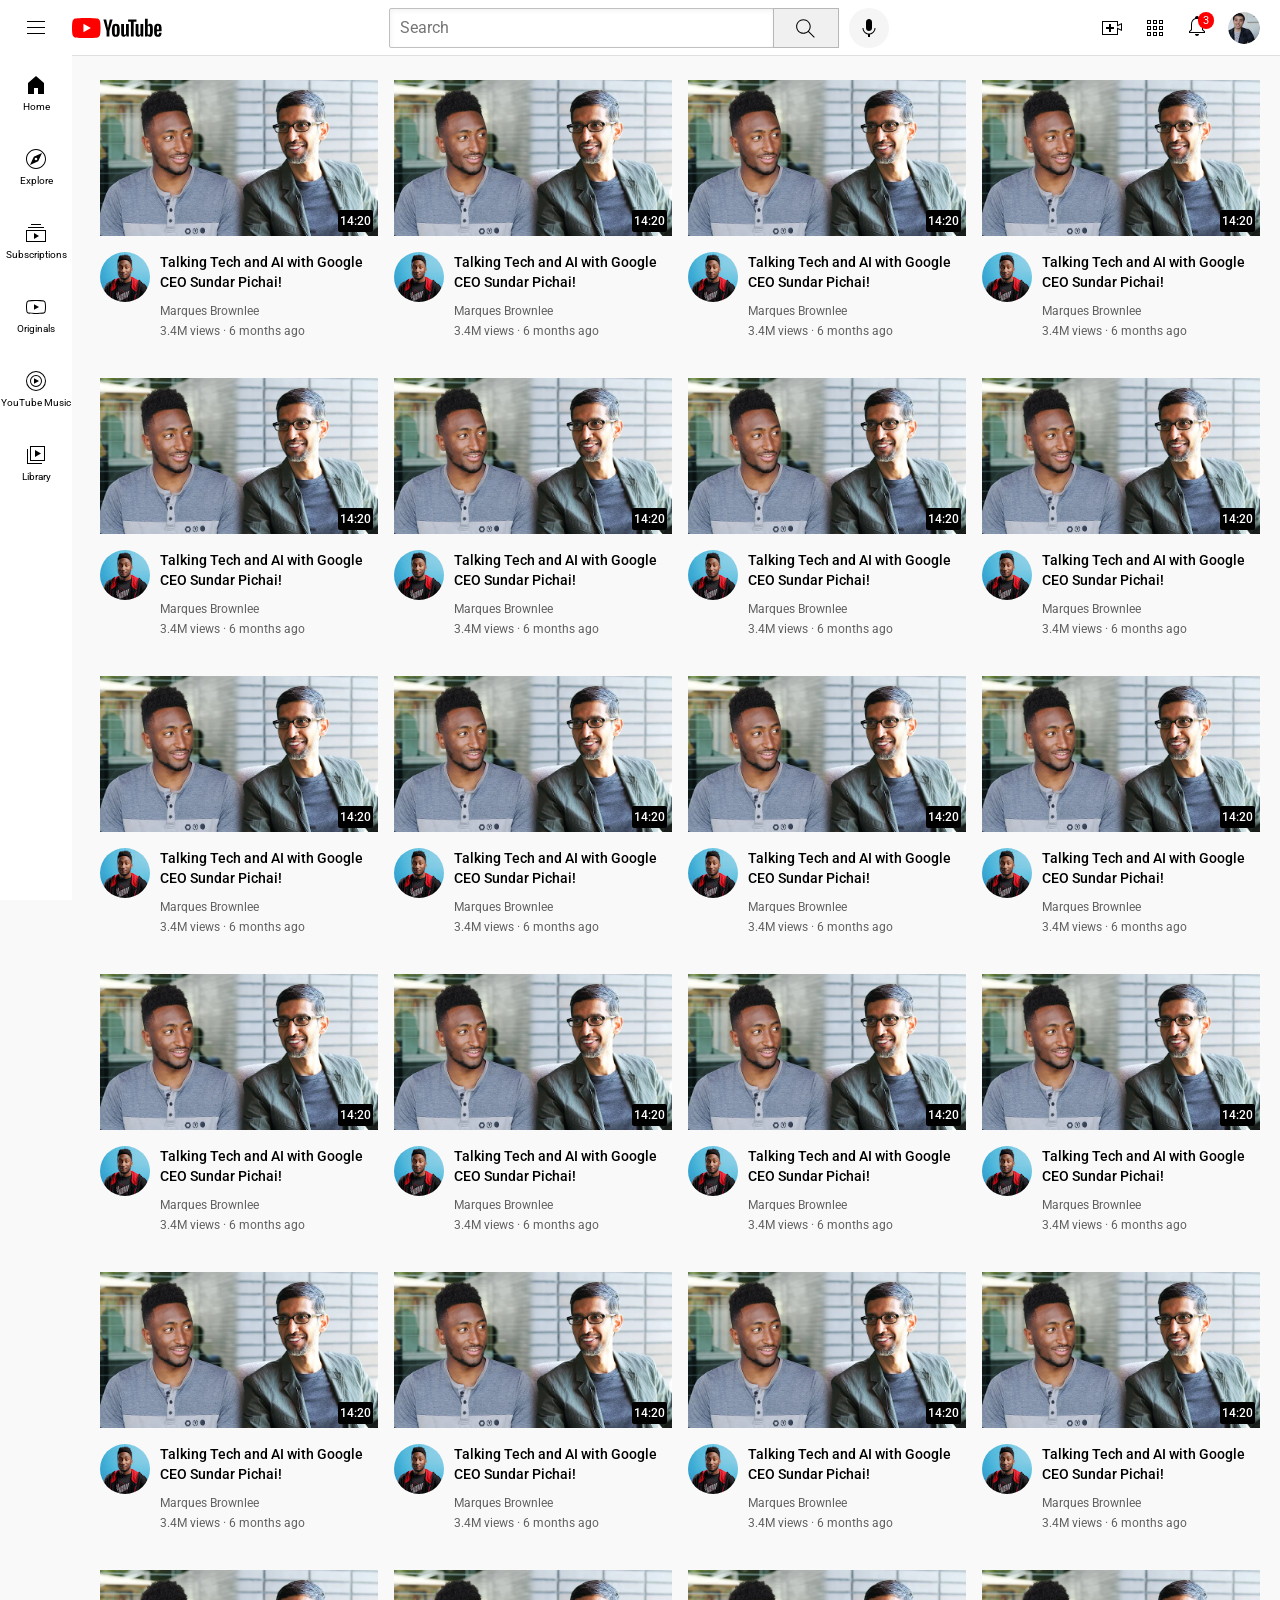
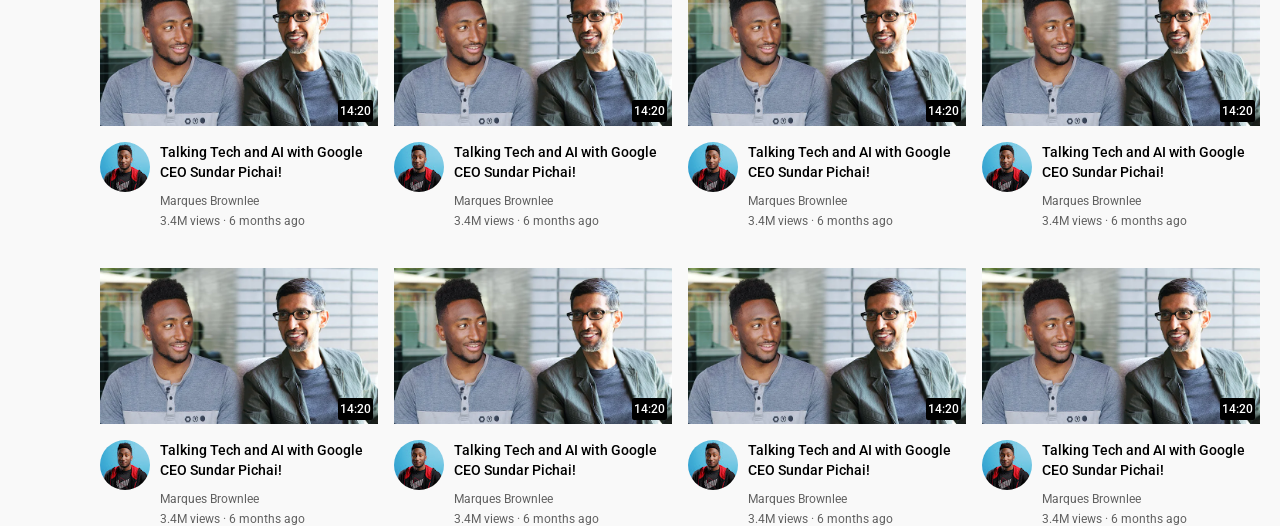
<file: index.html>
<!DOCTYPE html>
<html lang="en">
  <head>
    <meta charset="UTF-8" />
    <meta name="viewport" content="width=device-width, initial-scale=1.0" />
    <title>YouTube Clone</title>
    <link rel="stylesheet" href="style.css" />
    <link rel="preconnect" href="https://fonts.googleapis.com" />
    <link rel="preconnect" href="https://fonts.gstatic.com" crossorigin />
    <link
      href="https://fonts.googleapis.com/css2?family=Roboto:ital,wght@0,100..900;1,100..900&display=swap"
      rel="stylesheet"
    />
  </head>

  <body>
    <div class="header">
      <div class="left-section">
        <img
          class="hamburger-menu"
          src="./iconspic/hamburger-menu i1.svg"
          alt="Menu"
        />

        <img
          class="youtube-logo"
          src="./iconspic/youtube-logo i2.svg"
          alt="YouTube Logo"
        />
      </div>

      <div class="middle-section">
        <input class="search-bar" type="text" placeholder="Search" />

        <button class="search-button">
          <img
            class="search-icon"
            src="./iconspic/search i3.svg"
            alt="Search"
          />
        </button>

        <button class="voice-search-button">
          <img
            class="voice-search-icon"
            src="./iconspic/voice-search-icon i4.svg"
            alt="Voice Search"
          />
        </button>
      </div>

      <div class="right-section">
        <img class="upload-icon" src="./iconspic/upload i5.svg" alt="Upload" />
        <img
          class="youtube-apps-icon"
          src="./iconspic/youtube-apps i6.svg"
          alt="YouTube Apps"
        />
        <div class="notifications-icon-container">
          <img
            class="notifications-icon"
            src="./iconspic/notifications i5.svg"
            alt="Notifications"
          />
          <div class="notifications-count">3</div>
        </div>
        <img
          class="current-user-picture"
          src="./iconspic/my-channel.jpeg"
          alt="User Profile"
        />
      </div>
    </div>

    <!-- side bar start here  -->

    <div class="sidebar"></div>

    <!-- vider area  -->
    <div class="video-grid"></div>

    <script src="./script.js"></script>
  </body>
</html>
</file>
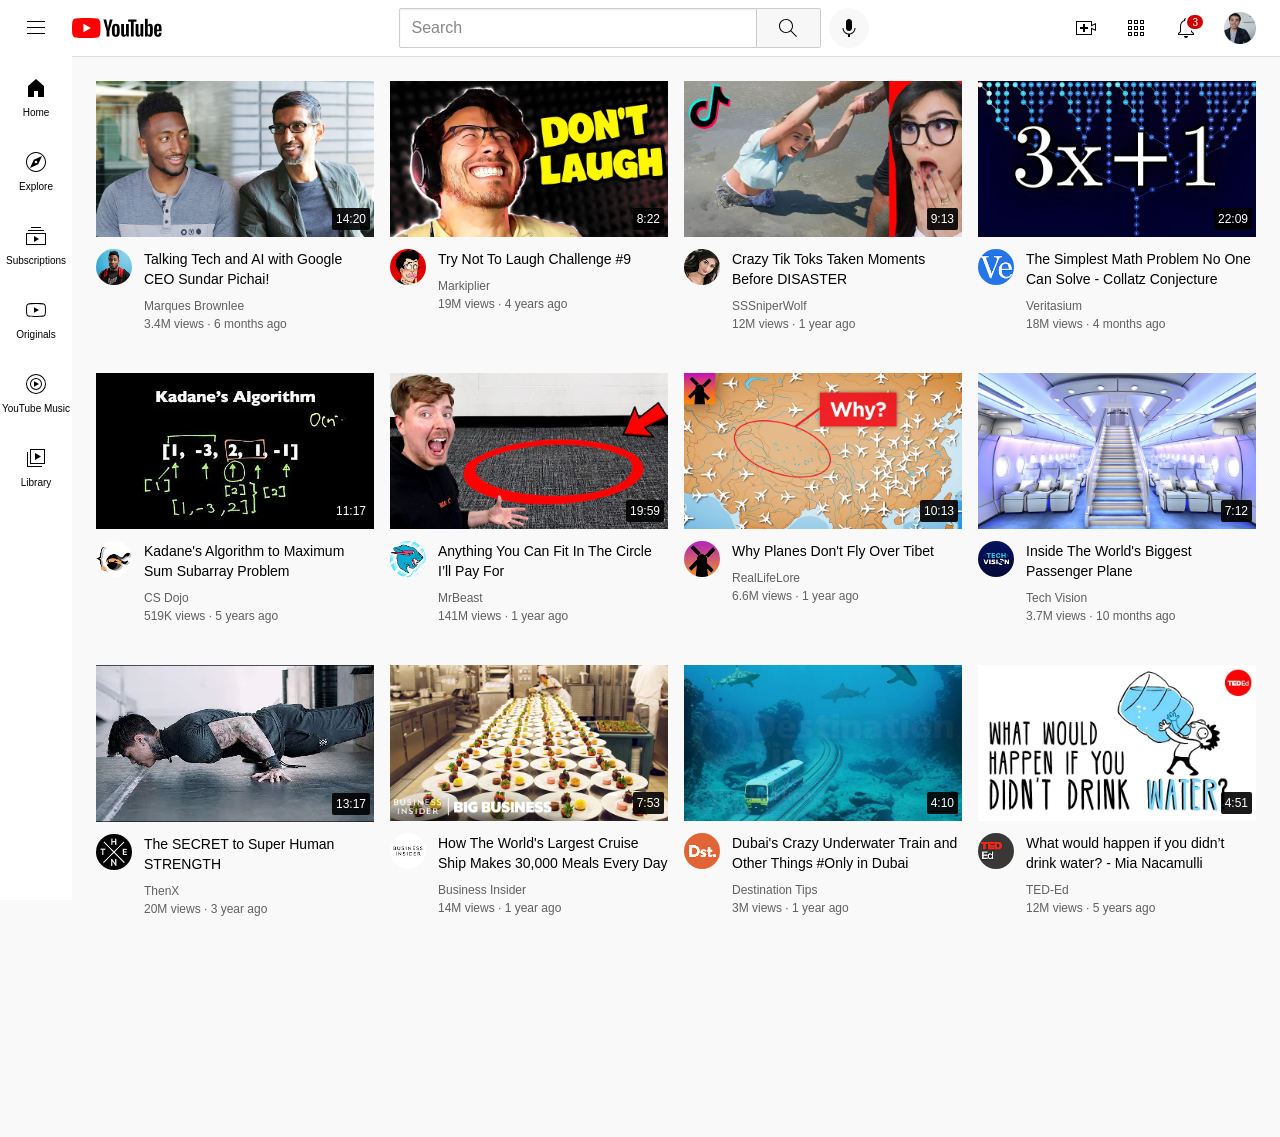
<file: sidebar-icon/YouTube Exercise.html>
<!DOCTYPE html>
<!-- saved from url=(0042)https://supersimple.dev/exercises/youtube/ -->
<html><head><meta http-equiv="Content-Type" content="text/html; charset=UTF-8">
    <title>YouTube Exercise</title>
    <link rel="preconnect" href="https://fonts.googleapis.com/">
    <link rel="preconnect" href="https://fonts.gstatic.com/" crossorigin="">
    <link href="./YouTube Exercise_files/css2" rel="stylesheet">
    <style>
      * {
        box-sizing: border-box;
      }

      body {
        margin: 0;
      }

      .Exercises-YouTube {
        font-family: Roboto, Arial, sans-serif;
        padding-top: 57px;
        padding-left: 72px;
        background-color: rgb(249, 249, 249);
      }

      .header {
        display: flex;
        height: 57px;
        border-bottom: 1px solid rgb(222, 222, 222);
        margin-bottom: 20px;
        justify-content: space-between;
        align-items: center;

        position: fixed;
        top: 0;
        left: 0;
        right: 0;
        background-color: white;

        z-index: 100;
      }

      .left-section {
        display: flex;
        align-items: center;
      }

      .left-section .hamburger-menu {
        height: 24px;
        margin-left: 24px;
        margin-right: 24px;
        cursor: pointer;
      }

      .left-section .youtube-logo {
        height: 20px;
        cursor: pointer;
      }

      .middle-section {
        display: flex;
        align-items: center;
        flex: 1;
        max-width: 470px;
        margin-left: 60px;
      }

      .middle-section .search-button img {
        height: 24px;
      }

      .middle-section .voice-search {
        cursor: pointer;
        height: 40px;
        width: 40px;
        border-radius: 20px;
        border: none;
        background-color: rgb(248, 248, 248);

        display: flex;
        justify-content: center;
        align-items: center;
      }

      .middle-section .voice-search img {
        height: 24px;
      }

      .right-section {
        display: flex;
        align-items: center;
        width: 182px;
        justify-content: space-between;
        margin-right: 24px;
        margin-left: 29px;
        flex-shrink: 0;
      }

      .right-section .icon {
        cursor: pointer;
        height: 24px;
      }

      .right-section .my-channel {
        height: 32px;
        cursor: pointer;
      }

      .notification-count {
        background-color: rgb(204, 0, 0);
        border-radius: 80px;
        position: absolute;
        top: -3px;
        right: -7px;
        color: white;
        border: 2px solid white;
        display: flex;
        justify-content: center;
        align-items: center;
        font-size: 10px;
        padding: 1.5px 5px;
        pointer-events: none;
      }

      .search-bar {
        font-family: Roboto, Arial, sans-serif;
        height: 40px;
        flex: 1;
        width: 0;
        min-width: 0;
        padding-left: 12px;
        font-size: 16px;
        -webkit-font-smoothing: antialiased;

        border: 1px solid rgb(204, 204, 204);
        border-top-left-radius: 2px;
        border-bottom-left-radius: 2px;

        box-shadow: inset 0px 1px 2px rgb(238, 238, 238)
      }

      .search-bar:focus {
        outline: 1px solid rgb(31, 92, 198);
        outline-offset: -1px;
      }

      .search-bar::placeholder {
        color: rgb(136, 136, 136);
        font-size: 16px;
        -webkit-font-smoothing: antialiased;
      }

      .search-button {
        height: 40px;
        width: 64px;

        border: 1px solid rgb(204, 204, 204);
        border-left: none;
        border-top-right-radius: 2px;
        border-bottom-right-radius: 2px;

        background-color: rgb(247, 247, 247);
        cursor: pointer;
        margin-right: 8px;

        display: flex;
        align-items: center;
        justify-content: center;
      }

      .search-button:hover {
        background-color: rgb(239, 239, 239);
      }

      .search-button:active {
        background-color: rgb(232, 232, 232);
      }

      .sidebar {
        position: fixed;
        left: 0;
        top: 56px;
        bottom: 0;

        background-color: white;
        width: 72px;
        padding-top: 4px;

        z-index: 200;
      }

      .sidebar-link {
        font-size: 10px;
        height: 74px;

        display: flex;
        flex-direction: column;
        justify-content: center;
        align-items: center;

        cursor: pointer;
      }

      .sidebar-link:hover {
        background-color: rgb(238, 238, 238);
      }

      .sidebar-link img {
        height: 24px;
        margin-bottom: 6.5px;
      }

      .tooltip {
        background-color: rgba(96, 96, 96, 0.9);
        color: white;
        font-size: 12px;
        padding: 8px;
        border-radius: 2px;
        position: absolute;

        bottom: -50px;

        opacity: 0;
        transition: opacity 0.15s;
        pointer-events: none;
        white-space: nowrap;
      }

      .tooltip-container {
        position: relative;
        display: flex;
        justify-content: center;
      }

      .tooltip-container:hover .tooltip {
        opacity: 1;
      }

      main {
        min-height: 120vh;
      }

      .video-grid {
        display: grid;
        grid-template-columns: 1fr 1fr;
        column-gap: 8px;
        row-gap: 22px;
        padding: 20px;
      }

      @media (min-width: 870px) and (max-width: 1124px) {
        .video-grid {
          grid-template-columns: 1fr 1fr 1fr;
        }
      }

      @media (min-width: 1125px) {
        .video-grid {
          grid-template-columns: 1fr 1fr 1fr 1fr;
        }
      }

      .thumbnail {
        width: 100%;
      }

      .video-title {
        margin-top: 8px;
        font-size: 14px;
        font-weight: 500;
        width: 100%;
        line-height: 20px;
        margin-bottom: 0;

        overflow: hidden;
        display: -webkit-box;
        -webkit-line-clamp: 2;
        -webkit-box-orient: vertical;
        text-overflow: ellipsis;
      }

      .channel-name,
      .video-stats {
        font-size: 12px;
        color: rgb(96, 96, 96);
      }

      .channel-name {
        margin-top: 10px;
        margin-bottom: 0;
      }

      .video-stats {
        margin-top: 4px;
      }

      .channel-link {
        text-decoration: none;
        color: inherit;
      }

      .video-link {
        text-decoration: none;
        color: black;
      }

      .video-card {
        padding: 4px;
        vertical-align: top;
      }

      .video-info-grid {
        display: grid;
        grid-template-columns: 48px 1fr;
      }

      .channel-profile-pic img {
        width: 36px;
        border-radius: 36px;
        margin-top: 8px;
      }

      .thumbnail-container {
        position: relative;
      }

      .video-time {
        position: absolute;
        bottom: 11px;
        right: 4px;

        color: white;
        background-color: rgba(0, 0, 0, 0.9);
        font-size: 12px;
        padding: 4px;
        border-radius: 2px;
        font-weight: 500;
      }
    </style>
  </head>
  <body>
    <div class="Exercises-YouTube">
      <header class="header">
        <div class="left-section">
          <img class="hamburger-menu" src="./YouTube Exercise_files/hamburger-menu.svg">
          <img class="youtube-logo" src="./YouTube Exercise_files/youtube-logo.svg">
        </div>

        <div class="middle-section">
          <input class="search-bar" type="text" placeholder="Search">
          <button class="search-button tooltip-container">
            <img src="./YouTube Exercise_files/search.svg">
            <div class="tooltip">Search</div>
          </button>
          <button class="voice-search tooltip-container">
            <img src="./YouTube Exercise_files/voice-search-icon.svg">
            <div class="tooltip">Search with your voice</div>
          </button>
        </div>

        <div class="right-section">
          <div class="tooltip-container">
            <img class="icon" src="./YouTube Exercise_files/upload.svg">
            <div class="tooltip">Create</div>
          </div>
          <div class="tooltip-container">
            <img class="icon" src="./YouTube Exercise_files/youtube-apps.svg">
            <div class="tooltip">YouTube apps</div>
          </div>
          <div class="tooltip-container">
            <img class="icon" src="./YouTube Exercise_files/notifications.svg">
            <div class="notification-count">3</div>
            <div class="tooltip">Notifications</div>
          </div>
          <img class="my-channel" src="./YouTube Exercise_files/my-channel.jpeg">
        </div>
      </header>

      <nav class="sidebar">
        <div class="sidebar-link">
          <img src="./YouTube Exercise_files/home.svg">
          <div>Home</div>
        </div>
        <div class="sidebar-link">
          <img src="./YouTube Exercise_files/explore.svg">
          <div>Explore</div>
        </div>
        <div class="sidebar-link">
          <img src="./YouTube Exercise_files/subscriptions.svg">
          <div>Subscriptions</div>
        </div>
        <div class="sidebar-link">
          <img src="./YouTube Exercise_files/originals.svg">
          <div>Originals</div>
        </div>
        <div class="sidebar-link">
          <img src="./YouTube Exercise_files/youtube-music.svg">
          <div>YouTube Music</div>
        </div>
        <div class="sidebar-link">
          <img src="./YouTube Exercise_files/library.svg">
          <div>Library</div>
        </div>
      </nav>

      <main>
        <section class="video-grid">
          <div class="video-card">
            <div class="thumbnail-container">
              <a href="https://www.youtube.com/watch?v=n2RNcPRtAiY">
                <img class="thumbnail" src="./YouTube Exercise_files/thumbnail-1.webp">
              </a>
              <div class="video-time">14:20</div>
            </div>
            <div class="video-info-grid">
              <div class="channel-profile-pic">
                <a href="https://www.youtube.com/c/mkbhd">
                  <img src="./YouTube Exercise_files/channel-1.jpeg">
                </a>
              </div>
              <div class="video-info">
                <p class="video-title">
                  <a class="video-link" href="https://www.youtube.com/watch?v=n2RNcPRtAiY">
                    Talking Tech and AI with Google CEO Sundar Pichai!
                  </a>
                </p>
                <p class="channel-name">
                  <a class="channel-link" href="https://www.youtube.com/c/mkbhd">
                    Marques Brownlee
                  </a>
                </p>
                <p class="video-stats">
                  3.4M views · 6 months ago
                </p>
              </div>
            </div>
          </div>

          <div class="video-card">
            <div class="thumbnail-container">
              <a href="https://www.youtube.com/watch?v=mP0RAo9SKZk">
                <img class="thumbnail" src="./YouTube Exercise_files/thumbnail-2.webp">
              </a>
              <div class="video-time">8:22</div>
            </div>
            <div class="video-info-grid">
              <div class="channel-profile-pic">
                <a href="https://www.youtube.com/c/markiplier">
                  <img src="./YouTube Exercise_files/channel-2.jpeg">
                </a>
              </div>
              <div class="video-info">
                <p class="video-title">
                  <a class="video-link" href="https://www.youtube.com/watch?v=mP0RAo9SKZk">
                    Try Not To Laugh Challenge #9
                  </a>
                </p>
                <p class="channel-name">
                  <a class="channel-link" href="https://www.youtube.com/c/markiplier">
                    Markiplier
                  </a>
                </p>
                <p class="video-stats">
                  19M views · 4 years ago
                </p>
              </div>
            </div>
          </div>

          <div class="video-card">
            <div class="thumbnail-container">
              <a href="https://www.youtube.com/watch?v=FgjPQQeTh1w">
                <img class="thumbnail" src="./YouTube Exercise_files/thumbnail-3.webp">
              </a>
              <div class="video-time">9:13</div>
            </div>
            <div class="video-info-grid">
              <div class="channel-profile-pic">
                <a href="https://www.youtube.com/user/SSSniperWolf">
                  <img src="./YouTube Exercise_files/channel-3.jpeg">
                </a>
              </div>
              <div class="video-info">
                <p class="video-title">
                  <a class="video-link" href="https://www.youtube.com/watch?v=FgjPQQeTh1w">
                    Crazy Tik Toks Taken Moments Before DISASTER
                  </a>
                </p>
                <p class="channel-name">
                  <a class="channel-link" href="https://www.youtube.com/user/SSSniperWolf">
                    SSSniperWolf
                  </a>
                </p>
                <p class="video-stats">
                  12M views · 1 year ago
                </p>
              </div>
            </div>
          </div>

          <div class="video-card">
            <div class="thumbnail-container">
              <a href="https://www.youtube.com/watch?v=094y1Z2wpJg">
                <img class="thumbnail" src="./YouTube Exercise_files/thumbnail-4.webp">
              </a>
              <div class="video-time">22:09</div>
            </div>
            <div class="video-info-grid">
              <div class="channel-profile-pic">
                <a href="https://www.youtube.com/c/veritasium">
                  <img src="./YouTube Exercise_files/channel-4.jpeg">
                </a>
              </div>
              <div class="video-info">
                <p class="video-title">
                  <a class="video-link" href="https://www.youtube.com/watch?v=094y1Z2wpJg">
                    The Simplest Math Problem No One Can Solve - Collatz Conjecture
                  </a>
                </p>
                <p class="channel-name">
                  <a class="channel-link" href="https://www.youtube.com/c/veritasium">
                    Veritasium
                  </a>
                </p>
                <p class="video-stats">
                  18M views · 4 months ago
                </p>
              </div>
            </div>
          </div>

          <div class="video-card">
            <div class="thumbnail-container">
              <a href="https://www.youtube.com/watch?v=86CQq3pKSUw">
                <img class="thumbnail" src="./YouTube Exercise_files/thumbnail-5.webp">
              </a>
              <div class="video-time">11:17</div>
            </div>
            <div class="video-info-grid">
              <div class="channel-profile-pic">
                <a href="https://www.youtube.com/c/CSDojo">
                  <img src="./YouTube Exercise_files/channel-5.jpeg">
                </a>
              </div>
              <div class="video-info">
                <p class="video-title">
                  <a class="video-link" href="https://www.youtube.com/watch?v=86CQq3pKSUw">
                    Kadane's Algorithm to Maximum Sum Subarray Problem
                  </a>
                </p>
                <p class="channel-name">
                  <a class="channel-link" href="https://www.youtube.com/c/CSDojo">
                    CS Dojo
                  </a>
                </p>
                <p class="video-stats">
                  519K views · 5 years ago
                </p>
              </div>
            </div>
          </div>

          <div class="video-card">
            <div class="thumbnail-container">
              <a href="https://www.youtube.com/watch?v=yXWw0_UfSFg">
                <img class="thumbnail" src="./YouTube Exercise_files/thumbnail-6.webp">
              </a>
              <div class="video-time">19:59</div>
            </div>
            <div class="video-info-grid">
              <div class="channel-profile-pic">
                <a href="https://www.youtube.com/channel/UCX6OQ3DkcsbYNE6H8uQQuVA">
                  <img src="./YouTube Exercise_files/channel-6.jpeg">
                </a>
              </div>
              <div class="video-info">
                <p class="video-title">
                  <a class="video-link" href="https://www.youtube.com/watch?v=yXWw0_UfSFg">
                    Anything You Can Fit In The Circle I’ll Pay For
                  </a>
                </p>
                <p class="channel-name">
                  <a class="channel-link" href="https://www.youtube.com/channel/UCX6OQ3DkcsbYNE6H8uQQuVA">
                    MrBeast
                  </a>
                </p>
                <p class="video-stats">
                  141M views · 1 year ago
                </p>
              </div>
            </div>
          </div>

          <div class="video-card">
            <div class="thumbnail-container">
              <a href="https://www.youtube.com/watch?v=fNVa1qMbF9Y">
                <img class="thumbnail" src="./YouTube Exercise_files/thumbnail-7.webp">
              </a>
              <div class="video-time">10:13</div>
            </div>
            <div class="video-info-grid">
              <div class="channel-profile-pic">
                <a href="https://www.youtube.com/channel/UCP5tjEmvPItGyLhmjdwP7Ww">
                  <img src="./YouTube Exercise_files/channel-7.jpeg">
                </a>
              </div>
              <div class="video-info">
                <p class="video-title">
                  <a class="video-link" href="https://www.youtube.com/watch?v=fNVa1qMbF9Y">
                    Why Planes Don't Fly Over Tibet
                  </a>
                </p>
                <p class="channel-name">
                  <a class="channel-link" href="https://www.youtube.com/channel/UCP5tjEmvPItGyLhmjdwP7Ww">
                    RealLifeLore
                  </a>
                </p>
                <p class="video-stats">
                  6.6M views · 1 year ago
                </p>
              </div>
            </div>
          </div>

          <div class="video-card">
            <div class="thumbnail-container">
              <a href="https://www.youtube.com/watch?v=lFm4EM1juls">
                <img class="thumbnail" src="./YouTube Exercise_files/thumbnail-8.webp">
              </a>
              <div class="video-time">7:12</div>
            </div>
            <div class="video-info-grid">
              <div class="channel-profile-pic">
                <a href="https://www.youtube.com/channel/UCHAK6CyegY22Zj2GWrcaIxg">
                  <img src="./YouTube Exercise_files/channel-8.jpeg">
                </a>
              </div>
              <div class="video-info">
                <p class="video-title">
                  <a class="video-link" href="https://www.youtube.com/watch?v=lFm4EM1juls">
                    Inside The World's Biggest Passenger Plane
                  </a>
                </p>
                <p class="channel-name">
                  <a class="channel-link" href="https://www.youtube.com/channel/UCHAK6CyegY22Zj2GWrcaIxg">
                    Tech Vision
                  </a>
                </p>
                <p class="video-stats">
                  3.7M views · 10 months ago
                </p>
              </div>
            </div>
          </div>

          <div class="video-card">
            <div class="thumbnail-container">
              <a href="https://www.youtube.com/watch?v=ixmxOlcrlUc">
                <img class="thumbnail" src="./YouTube Exercise_files/thumbnail-9.webp">
              </a>
              <div class="video-time">13:17</div>
            </div>
            <div class="video-info-grid">
              <div class="channel-profile-pic">
                <a href="https://www.youtube.com/c/OFFICIALTHENXSTUDIOS">
                  <img src="./YouTube Exercise_files/channel-9.jpeg">
                </a>
              </div>
              <div class="video-info">
                <p class="video-title">
                  <a class="video-link" href="https://www.youtube.com/watch?v=ixmxOlcrlUc">
                    The SECRET to Super Human STRENGTH
                  </a>
                </p>
                <p class="channel-name">
                  <a class="channel-link" href="https://www.youtube.com/c/OFFICIALTHENXSTUDIOS">
                    ThenX
                  </a>
                </p>
                <p class="video-stats">
                  20M views · 3 year ago
                </p>
              </div>
            </div>
          </div>

          <div class="video-card">
            <div class="thumbnail-container">
              <a href="https://www.youtube.com/watch?v=R2vXbFp5C9o">
                <img class="thumbnail" src="./YouTube Exercise_files/thumbnail-10.webp">
              </a>
              <div class="video-time">7:53</div>
            </div>
            <div class="video-info-grid">
              <div class="channel-profile-pic">
                <a href="https://www.youtube.com/user/businessinsider">
                  <img src="./YouTube Exercise_files/channel-10.jpeg">
                </a>
              </div>
              <div class="video-info">
                <p class="video-title">
                  <a class="video-link" href="https://www.youtube.com/watch?v=R2vXbFp5C9o">
                    How The World's Largest Cruise Ship Makes 30,000 Meals Every Day
                  </a>
                </p>
                <p class="channel-name">
                  <a class="channel-link" href="https://www.youtube.com/user/businessinsider">
                    Business Insider
                  </a>
                </p>
                <p class="video-stats">
                  14M views · 1 year ago
                </p>
              </div>
            </div>
          </div>

          <div class="video-card">
            <div class="thumbnail-container">
              <a href="https://www.youtube.com/watch?v=0nZuYyXET3s">
                <img class="thumbnail" src="./YouTube Exercise_files/thumbnail-11.webp">
              </a>
              <div class="video-time">4:10</div>
            </div>
            <div class="video-info-grid">
              <div class="channel-profile-pic">
                <a href="https://www.youtube.com/c/Destinationtips">
                  <img src="./YouTube Exercise_files/channel-11.jpeg">
                </a>
              </div>
              <div class="video-info">
                <p class="video-title">
                  <a class="video-link" href="https://www.youtube.com/watch?v=0nZuYyXET3s">
                    Dubai's Crazy Underwater Train and Other Things #Only in Dubai
                  </a>
                </p>
                <p class="channel-name">
                  <a class="channel-link" href="https://www.youtube.com/c/Destinationtips">
                    Destination Tips
                  </a>
                </p>
                <p class="video-stats">
                  3M views · 1 year ago
                </p>
              </div>
            </div>
          </div>

          <div class="video-card">
            <div class="thumbnail-container">
              <a href="https://www.youtube.com/watch?v=9iMGFqMmUFs">
                <img class="thumbnail" src="./YouTube Exercise_files/thumbnail-12.webp">
              </a>
              <div class="video-time">4:51</div>
            </div>
            <div class="video-info-grid">
              <div class="channel-profile-pic">
                <a href="https://www.youtube.com/teded">
                  <img src="./YouTube Exercise_files/channel-12.jpeg">
                </a>
              </div>
              <div class="video-info">
                <p class="video-title">
                  <a class="video-link" href="https://www.youtube.com/watch?v=9iMGFqMmUFs">
                    What would happen if you didn’t drink water? - Mia Nacamulli
                  </a>
                </p>
                <p class="channel-name">
                  <a class="channel-link" href="https://www.youtube.com/teded">
                    TED-Ed
                  </a>
                </p>
                <p class="video-stats">
                  12M views · 5 years ago
                </p>
              </div>
            </div>
          </div>
        </section>
      </main>
    </div>
  
</body></html>
</file>
<file: style.css>
@import url('https://fonts.googleapis.com/css2?family=Roboto:ital,wght@0,100..900;1,100..900&display=swap');

p {
    margin-top: 0;
    margin-bottom: 0;
    font-family: roboto, Arial, Helvetica, sans-serif;
}

.thumbnail {
    width: 100%;
}

.search-bar {
    display: block;
}

.video-grid {
    background-color: rgb(249, 249, 249);
    display: grid;
    grid-template-columns: 1fr 1fr 1fr 1fr;
    column-gap: 16px;
    row-gap: 40px;
    margin-right: 20px;
    margin-left: 20px;
}

.profile-picture {
    width: 50px;
    border-radius: 50%;
}

.video-title {
    margin-right: 15px;
    margin-bottom: 12px;
    font-size: 14px;
    font-weight: 500;
    margin-top: 0;
    line-height: 20px;
}

.thumbnail-row {
    position: relative;
    margin-bottom: 12px;
}

.video-author {
    font-size: 12px;
    color: rgb(96, 96, 96);
    margin-bottom: 6px;
}

.video-stats {
    font-size: 12px;
    color: rgb(96, 96, 96);
}

.video-info-graid {
    display: grid;
    grid-template-columns: 60px 1fr;
}

body {
    padding-top: 80px;
    padding-left: 80px;
    margin: 0px;
    box-sizing: border-box;
    background-color: rgb(249, 249, 249);
}


/* Header style start here  */

.header {
    height: 55px;
    display: flex;
    flex-direction: row;
    justify-content: space-between;
    top: 0;
    left: 0;
    right: 0;
    z-index: 100;
    position: fixed;
    background-color: white;
    border-bottom-width: 1px;
    border-bottom-style: solid;
    border-bottom-color: rgb(224, 224, 224);
}

.left-section {
    display: flex;
    align-items: center;
}

.middle-section {
    flex: 1;
    margin-left: 70px;
    margin-right: 35px;
    align-items: center;
    display: flex;
    max-width: 500px;
}

.right-section {
    margin-left: 20px;
    width: 180px;
    display: flex;
    align-items: center;
    justify-content: space-between;
    flex-shrink: 0;
}

.hamburger-menu {
    margin-right: 24px;
    margin-left: 24px;
    height: 24px;
}

.youtube-logo {
    height: 20px;
}

.search-bar {
    flex: 1;
    height: 36px;
    padding-left: 10px;
    font-size: 16px;
    border-width: 1px;
    border-style: solid;
    border-color: rgb(192, 192, 192);
    box-shadow: inset 1px 2px 5px rgba(0, 0, 0, 0.05);
    border-radius: 2px;
    width: 0;
}

.search-bar::placeholder {
    font-family: roboto, Arial, Helvetica, sans-serif;
    font-size: 16px;
}

.search-button {
    height: 40px;
    width: 66px;
    background-color: rgb(240, 240, 240);
    border-width: 1px;
    border-style: solid;
    border-color: rgb(183, 183, 183);
    margin-left: -1px;
    margin-right: 10px;
}

.search-icon {
    height: 25px;
    margin-top: 4px;
}

.voice-search-button {
    width: 40px;
    height: 40px;
    border-radius: 20px;
    background-color: rgb(245, 245, 245);
    border: none;
}

.voice-search-icon {
    height: 24px;
    margin-top: 4px;
}

.upload-icon {
    height: 24px;
}

.youtube-apps-icon {
    height: 24px;
}

.notifications-icon {
    height: 24px;
}


.notifications-icon-container {
    position: relative;
}

.notifications-count {
    position: absolute;
    top: -2px;
    right: -5px;
    background-color: red;
    color: white;
    font-family: roboto, Arial, Helvetica, sans-serif;
    font-size: 11px;
    padding-left: 5px;
    padding-right: 5px;
    padding-top: 2px;
    padding-bottom: 2px;
    border-radius: 20px;
}

.current-user-picture {
    height: 32px;
    border-radius: 50%;
    margin-right: 20px;
}

/* Sidebar styles */

.sidebar {
    position: fixed;
    left: 0;
    top: 55px;
    bottom: 0;
    background-color: white;
    width: 72px;
    z-index: 200;
}

.video-time {
    background-color: black;
    color: white;
    position: absolute;
    bottom: 8px;
    right: 5px;
    font-family: roboto, Arial, Helvetica, sans-serif;
    font-size: 12px;
    font-weight: 500;
    padding-left: 2px;
    padding-right: 2px;
    padding-bottom: 4px;
    padding-top: 4px;
    border-radius: 2px;
}

.sidebar-link {
    height: 74px;
    display: flex;
    flex-direction: column;
    justify-content: center;
    align-items: center;
    cursor: pointer;
}

.sidebar-link:hover {
    background-color: rgb(235, 235, 235);
}

.sidebar-link img {
    height: 24px;
    margin-bottom: 4px;
}

.sidebar-link div {
    font-family: roboto, Arial, Helvetica, sans-serif;
    font-size: 10px;
}

/* Media queries for responsive design */
@media (max-width: 1200px) {
    .video-grid {
        grid-template-columns: 1fr 1fr 1fr;
    }
}

@media (max-width: 850px) {
    .video-grid {
        grid-template-columns: 1fr 1fr;
    }
}

@media (max-width: 550px) {
    .video-grid {
        grid-template-columns: 1fr;
    }
}
</file>
